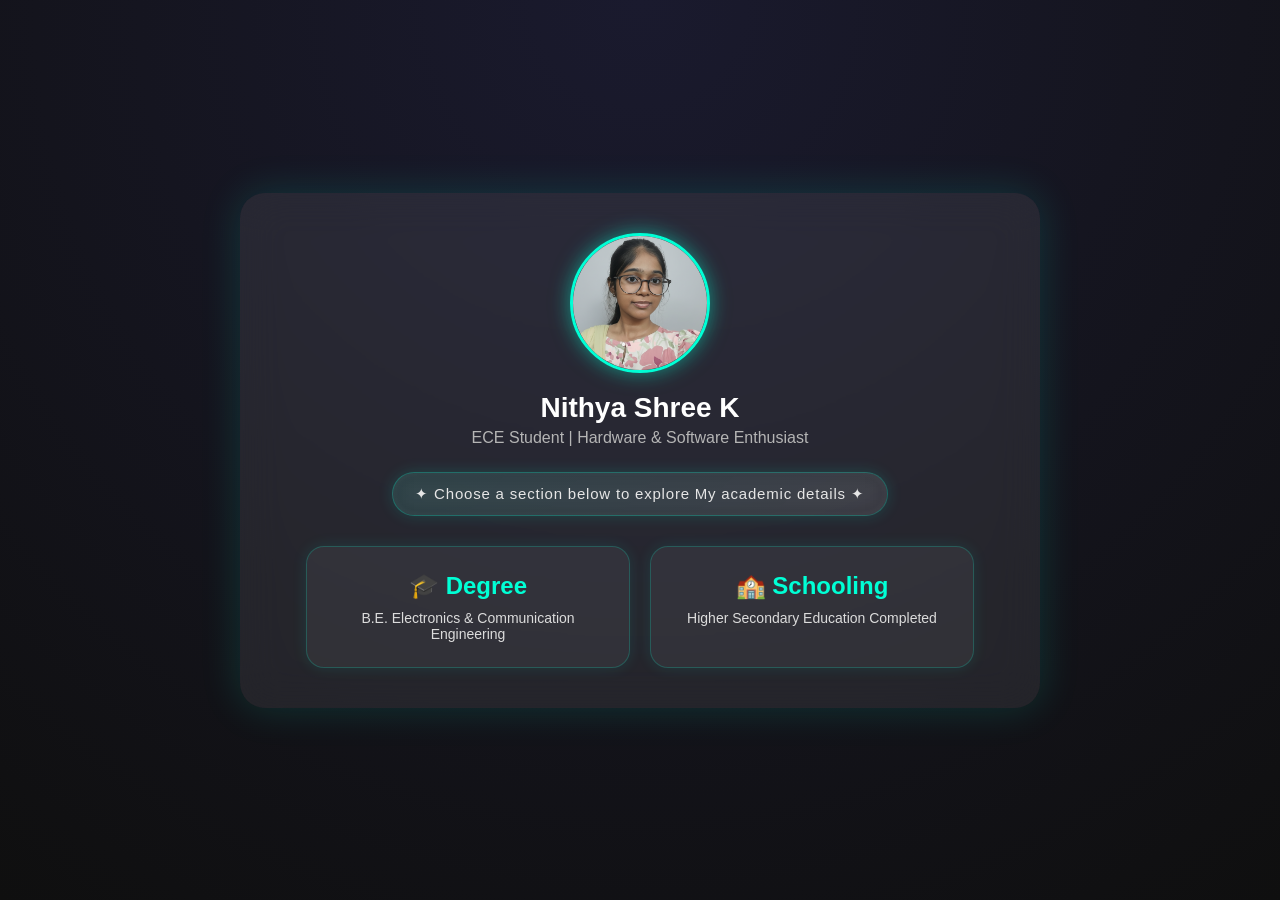
<file: index.html>
<!DOCTYPE html>
<html lang="en">
<head>
<meta charset="UTF-8">
<meta name="viewport" content="width=device-width, initial-scale=1.0">
<title>Nithya Shree K | Portfolio</title>
<link rel="stylesheet" href="style.css">
</head>

<body>

<div class="glass">

    <!-- PROFILE -->
    <div class="profile">
        <img src="1000032931.jpg" alt="profile">
        <h1>Nithya Shree K</h1>
        <p class="title">ECE Student | Hardware & Software Enthusiast</p>
    </div>

    <!-- HINT (BEFORE CARDS) -->
    <div class="lux-hint">
        ✦ Choose a section below to explore My academic details ✦
    </div>

    <!-- CARDS (BELOW TEXT) -->
    <div class="info">

        <a href="degree.html" class="card">
            <h2>🎓 Degree</h2>
            <p>B.E. Electronics & Communication Engineering</p>
        </a>

        <a href="schooling.html" class="card">
            <h2>🏫 Schooling</h2>
            <p>Higher Secondary Education Completed</p>
        </a>

    </div>

</div>

</body>
</html>
</file>
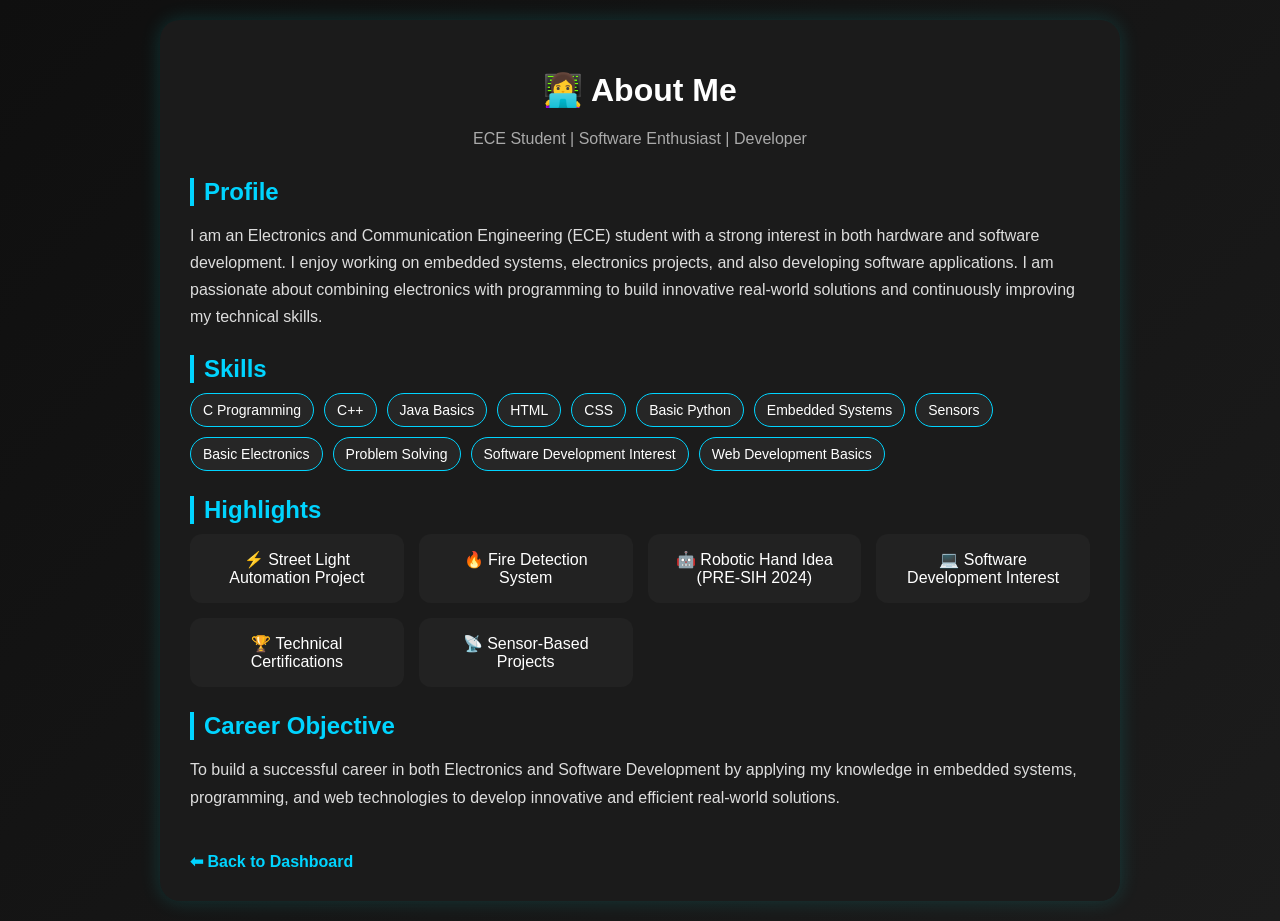
<file: about.html>
<!DOCTYPE html>
<html lang="en">
<head>
<meta charset="UTF-8">
<meta name="viewport" content="width=device-width, initial-scale=1.0">
<title>About Me</title>

<style>
body{
    font-family:Arial, sans-serif;
    background:linear-gradient(135deg,#0f0f0f,#1c1c1c);
    color:white;
    margin:0;
    padding:20px;
}

.container{
    max-width:900px;
    margin:auto;
    background:#1b1b1b;
    padding:30px;
    border-radius:20px;
    box-shadow:0 0 20px rgba(0,255,255,0.15);
}

h1{
    text-align:center;
    margin-bottom:10px;
}

.subtitle{
    text-align:center;
    color:#aaa;
    margin-bottom:25px;
}

/* Sections */
.section{
    margin-top:25px;
}

.section h2{
    color:#00d4ff;
    margin-bottom:10px;
    border-left:4px solid #00d4ff;
    padding-left:10px;
}

p{
    line-height:1.7;
    color:#ddd;
}

/* Skills */
.skills{
    display:flex;
    flex-wrap:wrap;
    gap:10px;
}

.skill{
    background:#262626;
    padding:8px 12px;
    border-radius:20px;
    border:1px solid #00d4ff;
    font-size:14px;
}

/* Highlight cards */
.cards{
    display:grid;
    grid-template-columns:repeat(auto-fit,minmax(200px,1fr));
    gap:15px;
}

.card{
    background:#222;
    padding:15px;
    border-radius:12px;
    text-align:center;
    transition:0.3s;
    border:1px solid transparent;
}

.card:hover{
    transform:translateY(-5px);
    border-color:#00d4ff;
}

/* Back button */
.back{
    display:inline-block;
    margin-top:25px;
    color:#00d4ff;
    text-decoration:none;
    font-weight:bold;
}

.back:hover{
    text-decoration:underline;
}
</style>
</head>

<body>

<div class="container">

    <h1>👩‍💻 About Me</h1>
    <p class="subtitle">ECE Student | Software Enthusiast | Developer</p>

    <!-- PROFILE -->
    <div class="section">
        <h2>Profile</h2>
        <p>
            I am an Electronics and Communication Engineering (ECE) student with a strong interest in both hardware and software development. 
            I enjoy working on embedded systems, electronics projects, and also developing software applications. 
            I am passionate about combining electronics with programming to build innovative real-world solutions and continuously improving my technical skills.
        </p>
    </div>

    <!-- SKILLS -->
    <div class="section">
        <h2>Skills</h2>
        <div class="skills">
            <div class="skill">C Programming</div>
            <div class="skill">C++</div>
            <div class="skill">Java Basics</div>
            <div class="skill">HTML</div>
            <div class="skill">CSS</div>
            <div class="skill">Basic Python</div>
            <div class="skill">Embedded Systems</div>
            <div class="skill">Sensors</div>
            <div class="skill">Basic Electronics</div>
            <div class="skill">Problem Solving</div>
            <div class="skill">Software Development Interest</div>
            <div class="skill">Web Development Basics</div>
        </div>
    </div>

    <!-- HIGHLIGHTS -->
    <div class="section">
        <h2>Highlights</h2>

        <div class="cards">
            <div class="card">⚡ Street Light Automation Project</div>
            <div class="card">🔥 Fire Detection System</div>
            <div class="card">🤖 Robotic Hand Idea (PRE-SIH 2024)</div>
            <div class="card">💻 Software Development Interest</div>
            <div class="card">🏆 Technical Certifications</div>
            <div class="card">📡 Sensor-Based Projects</div>
        </div>
    </div>

    <!-- CAREER OBJECTIVE -->
    <div class="section">
        <h2>Career Objective</h2>
        <p>
            To build a successful career in both Electronics and Software Development by applying my knowledge in
            embedded systems, programming, and web technologies to develop innovative and efficient real-world solutions.
        </p>
    </div>

    <a href="degree.html" class="back">⬅ Back to Dashboard</a>

</div>

</body>
</html>
</file>
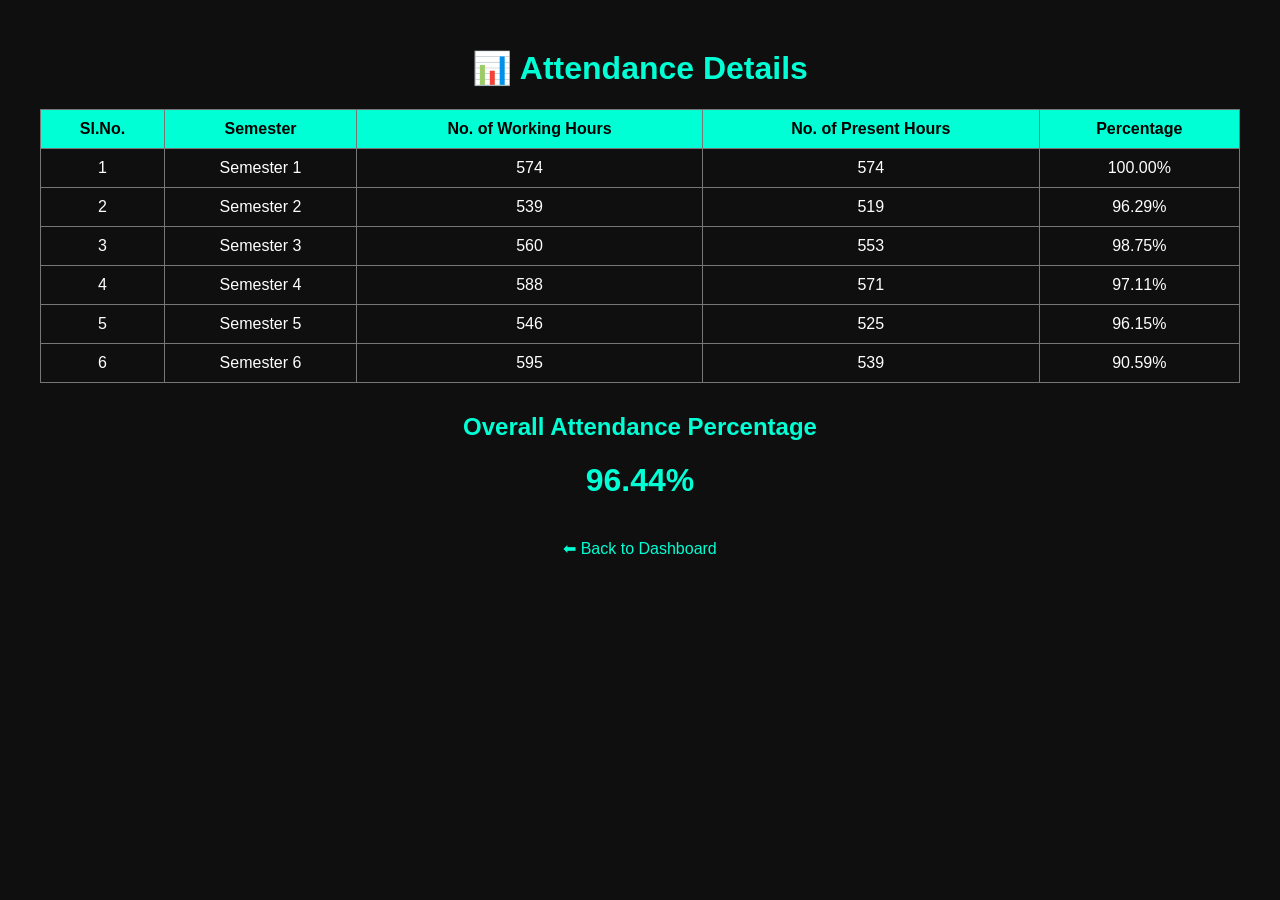
<file: attendance.html>
<!DOCTYPE html>
<html lang="en">
<head>
<meta charset="UTF-8">
<meta name="viewport" content="width=device-width, initial-scale=1.0">
<title>Attendance Details</title>

<style>

body{
    font-family:Arial,sans-serif;
    background:#0f0f0f;
    color:white;
    padding:20px;
}

.container{
    max-width:1200px;
    margin:auto;
}

h1{
    text-align:center;
    color:#00ffd5;
}

table{
    width:100%;
    border-collapse:collapse;
    margin-top:20px;
}

th,td{
    border:1px solid #777;
    padding:10px;
    text-align:center;
}

th{
    background:#00ffd5;
    color:black;
}

.summary{
    margin-top:30px;
    text-align:center;
}

.summary h2{
    color:#00ffd5;
}

a{
    color:#00ffd5;
    text-decoration:none;
}

</style>
</head>

<body>

<div class="container">

<h1>📊 Attendance Details</h1>

<table>

<tr>
<th>Sl.No.</th>
<th>Semester</th>
<th>No. of Working Hours</th>
<th>No. of Present Hours</th>
<th>Percentage</th>
</tr>

<tr>
<td>1</td>
<td>Semester 1</td>
<td>574</td>
<td>574</td>
<td>100.00%</td>
</tr>

<tr>
<td>2</td>
<td>Semester 2</td>
<td>539</td>
<td>519</td>
<td>96.29%</td>
</tr>

<tr>
<td>3</td>
<td>Semester 3</td>
<td>560</td>
<td>553</td>
<td>98.75%</td>
</tr>

<tr>
<td>4</td>
<td>Semester 4</td>
<td>588</td>
<td>571</td>
<td>97.11%</td>
</tr>

<tr>
<td>5</td>
<td>Semester 5</td>
<td>546</td>
<td>525</td>
<td>96.15%</td>
</tr>

<tr>
<td>6</td>
<td>Semester 6</td>
<td>595</td>
<td>539</td>
<td>90.59%</td>
</tr>

</table>

<div class="summary">

<h2>Overall Attendance Percentage</h2>

<h1 style="color:#00ffd5;">96.44%</h1>

<br>

<a href="degree.html">⬅ Back to Dashboard</a>

</div>

</div>

</body>
</html>
</file>
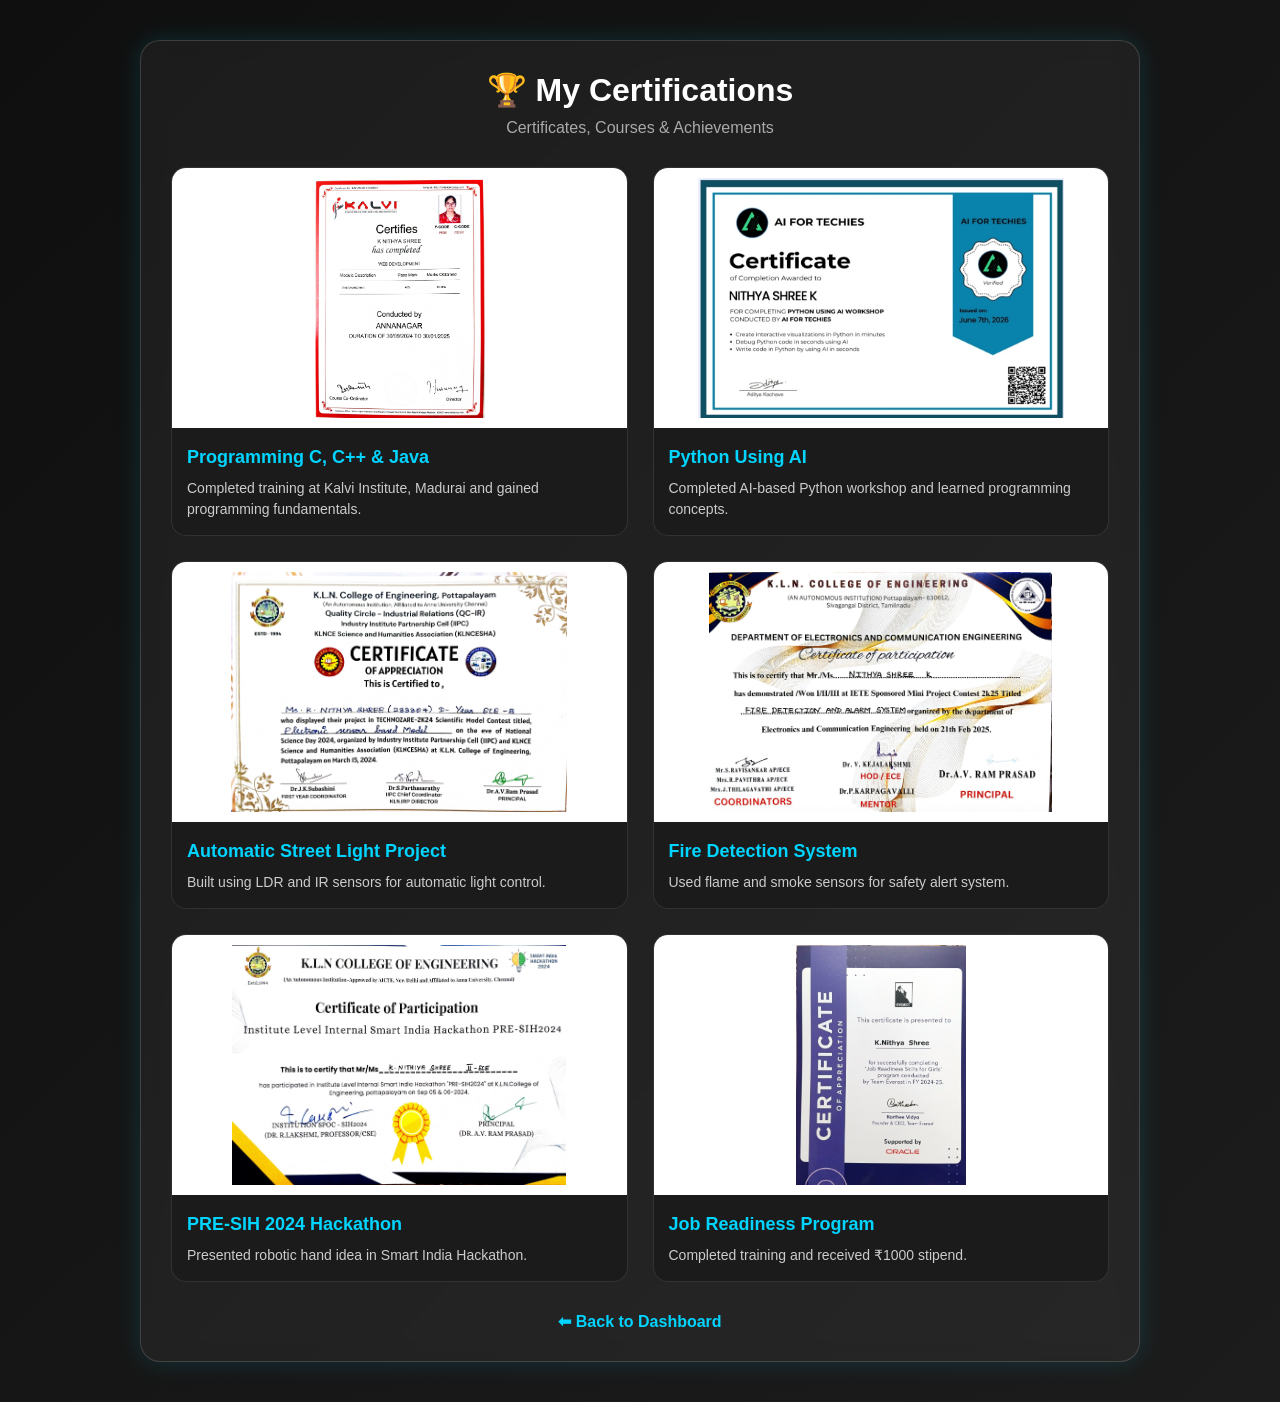
<file: certifications.html>
<!DOCTYPE html>
<html lang="en">
<head>
<meta charset="UTF-8">
<meta name="viewport" content="width=device-width, initial-scale=1.0">
<title>My Certifications</title>

<style>
*{
    margin:0;
    padding:0;
    box-sizing:border-box;
}

body{
    font-family:Arial, sans-serif;
    background:linear-gradient(135deg,#0f0f0f,#1c1c1c);
    color:white;
    padding:40px 20px;
}

/* container */
.container{
    max-width:1000px;
    margin:auto;
    background:rgba(255,255,255,0.05);
    border:1px solid rgba(255,255,255,0.15);
    border-radius:20px;
    padding:30px;
    backdrop-filter:blur(10px);
    box-shadow:0 0 25px rgba(0,212,255,0.15);
}

h1{
    text-align:center;
    margin-bottom:10px;
}

.subtitle{
    text-align:center;
    color:#aaa;
    margin-bottom:30px;
}

/* GRID (2 x 3 style auto responsive) */
.certificates{
    display:grid;
    grid-template-columns:repeat(2,1fr);
    gap:25px;
}

/* CARD */
.card{
    background:#1b1b1b;
    border-radius:15px;
    overflow:hidden;
    border:1px solid rgba(255,255,255,0.1);
    transition:0.3s;
}

.card:hover{
    transform:translateY(-5px);
    border-color:#00d4ff;
}

/* IMAGE */
.card img{
    width:100%;
    height:260px;
    object-fit:contain;
    background:white;
    padding:10px;
    cursor:pointer;
    transition:0.3s;
}

.card img:hover{
    transform:scale(1.03);
}

/* TEXT */
.content{
    padding:15px;
}

.content h2{
    color:#00d4ff;
    margin-bottom:10px;
    font-size:18px;
}

.content p{
    color:#ccc;
    line-height:1.5;
    font-size:14px;
}

/* BACK */
.back{
    display:block;
    text-align:center;
    margin-top:30px;
    color:#00d4ff;
    text-decoration:none;
    font-weight:bold;
}

.back:hover{
    text-decoration:underline;
}

/* POPUP */
.modal{
    display:none;
    position:fixed;
    z-index:9999;
    left:0;
    top:0;
    width:100%;
    height:100%;
    background:rgba(0,0,0,0.95);
    justify-content:center;
    align-items:center;
}

.modal-content{
    max-width:90%;
    max-height:90%;
    border-radius:10px;
    border:2px solid white;
}

/* CLOSE BUTTON */
.close{
    position:absolute;
    top:20px;
    right:30px;
    font-size:40px;
    color:white;
    cursor:pointer;
    font-weight:bold;
}

.close:hover{
    color:#00d4ff;
}

/* MOBILE */
@media(max-width:768px){
    .certificates{
        grid-template-columns:1fr;
    }
}
</style>
</head>

<body>

<div class="container">

<h1>🏆 My Certifications</h1>
<p class="subtitle">Certificates, Courses & Achievements</p>

<div class="certificates">

    <div class="card">
        <img src="kalvi.jpg" onclick="openImage(this.src)">
        <div class="content">
            <h2>Programming C, C++ & Java</h2>
            <p>Completed training at Kalvi Institute, Madurai and gained programming fundamentals.</p>
        </div>
    </div>

    <div class="card">
        <img src="python.jpg" onclick="openImage(this.src)">
        <div class="content">
            <h2>Python Using AI</h2>
            <p>Completed AI-based Python workshop and learned programming concepts.</p>
        </div>
    </div>

    <div class="card">
        <img src="streetlight.jpg" onclick="openImage(this.src)">
        <div class="content">
            <h2>Automatic Street Light Project</h2>
            <p>Built using LDR and IR sensors for automatic light control.</p>
        </div>
    </div>

    <div class="card">
        <img src="firede.jpg" onclick="openImage(this.src)">
        <div class="content">
            <h2>Fire Detection System</h2>
            <p>Used flame and smoke sensors for safety alert system.</p>
        </div>
    </div>

    <div class="card">
        <img src="hackathon.jpg" onclick="openImage(this.src)">
        <div class="content">
            <h2>PRE-SIH 2024 Hackathon</h2>
            <p>Presented robotic hand idea in Smart India Hackathon.</p>
        </div>
    </div>

    <div class="card">
        <img src="girls.jpg" onclick="openImage(this.src)">
        <div class="content">
            <h2>Job Readiness Program</h2>
            <p>Completed training and received ₹1000 stipend.</p>
        </div>
    </div>

</div>

<a href="degree.html" class="back">⬅ Back to Dashboard</a>

</div>

<!-- POPUP -->
<div id="imageModal" class="modal" onclick="closeImage()">
    <span class="close">&times;</span>
    <img class="modal-content" id="fullImage">
</div>

<script>
function openImage(src){
    document.getElementById("imageModal").style.display = "flex";
    document.getElementById("fullImage").src = src;
}

function closeImage(){
    document.getElementById("imageModal").style.display = "none";
}
</script>

</body>
</html>
</file>
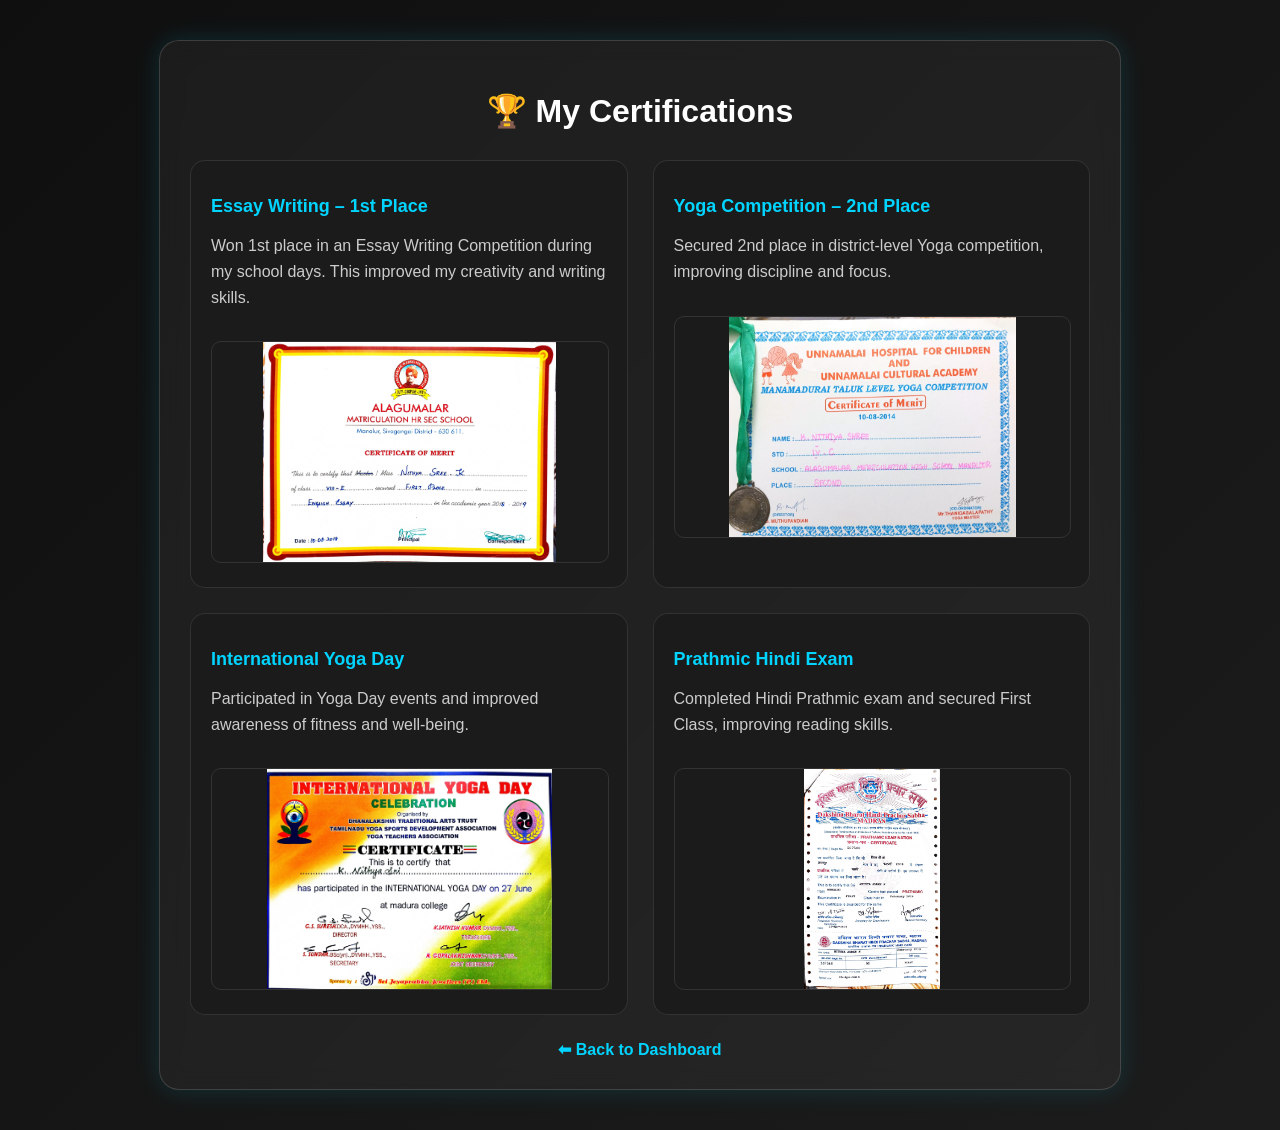
<file: certificationsch.html>
<!DOCTYPE html>
<html lang="en">
<head>
<meta charset="UTF-8">
<meta name="viewport" content="width=device-width, initial-scale=1.0">
<title>Certifications</title>

<style>
body{
    margin:0;
    font-family:Arial, sans-serif;
    background:linear-gradient(135deg,#0f0f0f,#1c1c1c);
    color:white;
    display:flex;
    justify-content:center;
    padding:40px 20px;
}

.container{
    width:100%;
    max-width:900px;
    background:rgba(255,255,255,0.05);
    border:1px solid rgba(255,255,255,0.15);
    border-radius:20px;
    padding:30px;
    backdrop-filter:blur(10px);
    box-shadow:0 0 25px rgba(0,212,255,0.15);
}

h1{
    text-align:center;
    margin-bottom:30px;
}

/* GRID 2x2 */
.grid{
    display:grid;
    grid-template-columns:repeat(2,1fr);
    gap:25px;
}

/* CARD */
.section{
    background:#1b1b1b;
    padding:20px;
    border-radius:15px;
    border:1px solid rgba(255,255,255,0.1);
    transition:0.3s;
}

.section:hover{
    border-color:#00d4ff;
    transform:translateY(-5px);
}

.section h2{
    color:#00d4ff;
    margin-bottom:10px;
    font-size:18px;
}

.section p{
    color:#ccc;
    line-height:1.6;
}

/* image */
.section img{
    width:100%;
    height:220px;
    object-fit:contain;
    margin-top:15px;
    border-radius:10px;
    border:1px solid #333;
    cursor:pointer;
    transition:0.3s;
}

.section img:hover{
    transform:scale(1.03);
}

/* back */
.back{
    display:block;
    text-align:center;
    margin-top:25px;
    color:#00d4ff;
    text-decoration:none;
    font-weight:bold;
}

/* LIGHTBOX */
.lightbox{
    display:none;
    position:fixed;
    top:0;
    left:0;
    width:100%;
    height:100%;
    background:rgba(0,0,0,0.9);
    justify-content:center;
    align-items:center;
    z-index:999;
}

.lightbox img{
    max-width:90%;
    max-height:90%;
    border-radius:10px;
    border:2px solid white;
}

.close-btn{
    position:absolute;
    top:20px;
    right:30px;
    font-size:30px;
    color:white;
    cursor:pointer;
    font-weight:bold;
}

.close-btn:hover{
    color:#00d4ff;
}

/* MOBILE */
@media(max-width:768px){
    .grid{
        grid-template-columns:1fr;
    }
}
</style>
</head>

<body>

<div class="container">

    <h1>🏆 My Certifications</h1>

    <div class="grid">

        <!-- 1 -->
        <div class="section">
            <h2>Essay Writing – 1st Place</h2>
            <p>
                Won 1st place in an Essay Writing Competition during my school days. This improved my creativity and writing skills.
            </p>
            <img src="essay.jpg" onclick="openImage(this.src)" alt="Essay Certificate">
        </div>

        <!-- 2 -->
        <div class="section">
            <h2>Yoga Competition – 2nd Place</h2>
            <p>
                Secured 2nd place in district-level Yoga competition, improving discipline and focus.
            </p>
            <img src="yoga2nd.jpg" onclick="openImage(this.src)" alt="Yoga Certificate">
        </div>

        <!-- 3 -->
        <div class="section">
            <h2>International Yoga Day</h2>
            <p>
                Participated in Yoga Day events and improved awareness of fitness and well-being.
            </p>
            <img src="yogaday.jpg" onclick="openImage(this.src)" alt="Yoga Day Certificate">
        </div>

        <!-- 4 -->
        <div class="section">
            <h2>Prathmic Hindi Exam</h2>
            <p>
                Completed Hindi Prathmic exam and secured First Class, improving reading skills.
            </p>
            <img src="prathmic.jpg" onclick="openImage(this.src)" alt="Hindi Certificate">
        </div>

    </div>

    <a href="schooling.html" class="back">⬅ Back to Dashboard</a>

</div>

<!-- LIGHTBOX -->
<div class="lightbox" id="lightbox">
    <span class="close-btn" onclick="closeImage()">×</span>
    <img id="lightbox-img">
</div>

<script>
function openImage(src){
    document.getElementById("lightbox").style.display = "flex";
    document.getElementById("lightbox-img").src = src;
}

function closeImage(){
    document.getElementById("lightbox").style.display = "none";
}
</script>

</body>
</html>
</file>
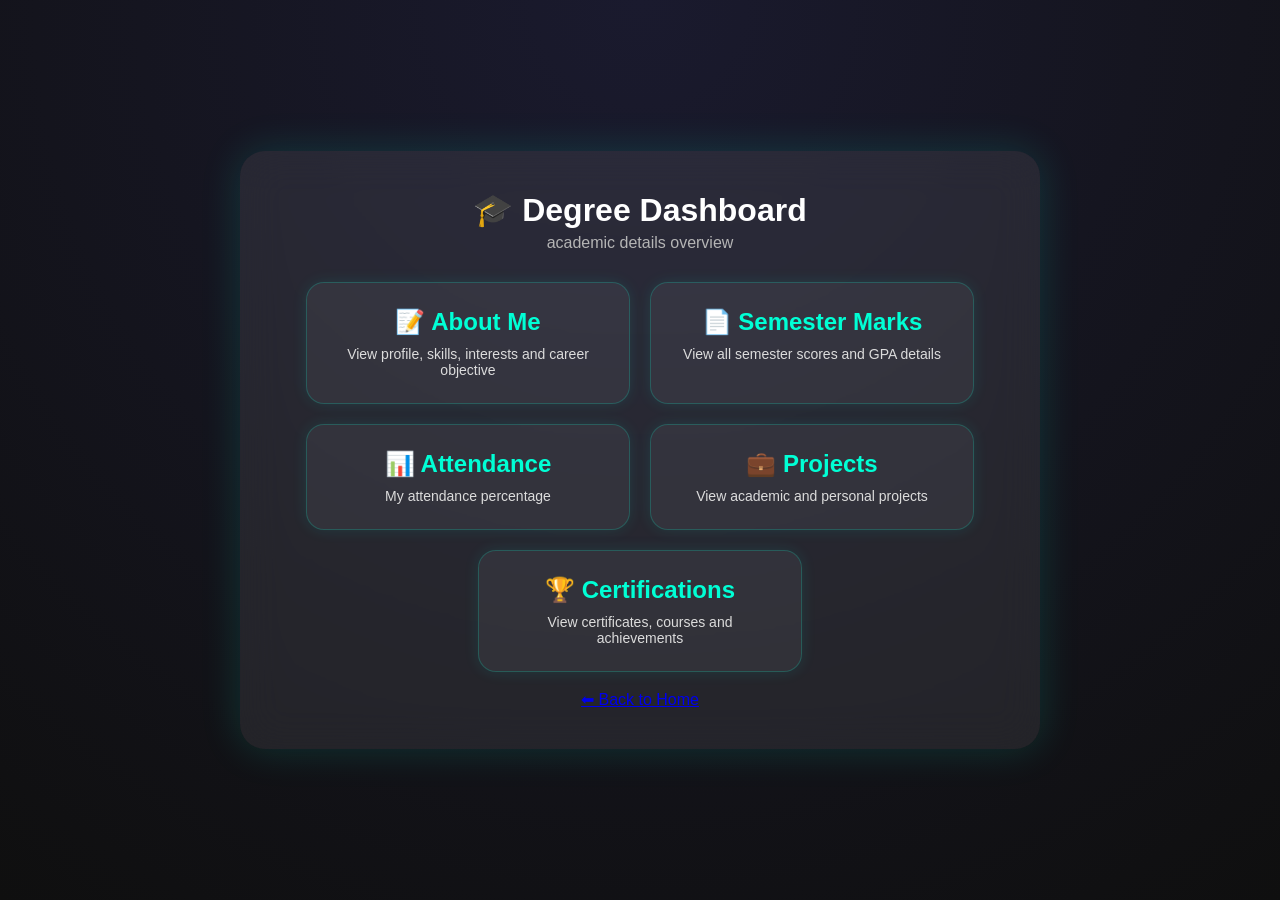
<file: degree.html>
<!DOCTYPE html>
<html lang="en">
<head>
<meta charset="UTF-8">
<meta name="viewport" content="width=device-width, initial-scale=1.0">
<title>Degree Details</title>
<link rel="stylesheet" href="style.css">
</head>

<body>

<div class="glass">

    <h1>🎓 Degree Dashboard</h1>
    <p class="title">academic details overview</p>

    <div class="info">

        <!-- 1st: About Me -->
        <a href="about.html" class="card">
            <h2>📝 About Me</h2>
            <p>View profile, skills, interests and career objective</p>
        </a>

        <!-- 2nd: Semester Marks -->
        <a href="marks.html" class="card">
            <h2>📄 Semester Marks</h2>
            <p>View all semester scores and GPA details</p>
        </a>

        <!-- 3rd: Attendance -->
        <a href="attendance.html" class="card">
            <h2>📊 Attendance</h2>
            <p>My attendance percentage</p>
        </a>

        <!-- 4th: Projects -->
        <a href="projects.html" class="card">
            <h2>💼 Projects</h2>
            <p>View academic and personal projects</p>
        </a>

        <!-- 5th: Certifications -->
        <a href="certifications.html" class="card">
            <h2>🏆 Certifications</h2>
            <p>View certificates, courses and achievements</p>
        </a>

    </div>

    <br>
    <a href="index.html">⬅ Back to Home</a>

</div>

</body>
</html>
</file>
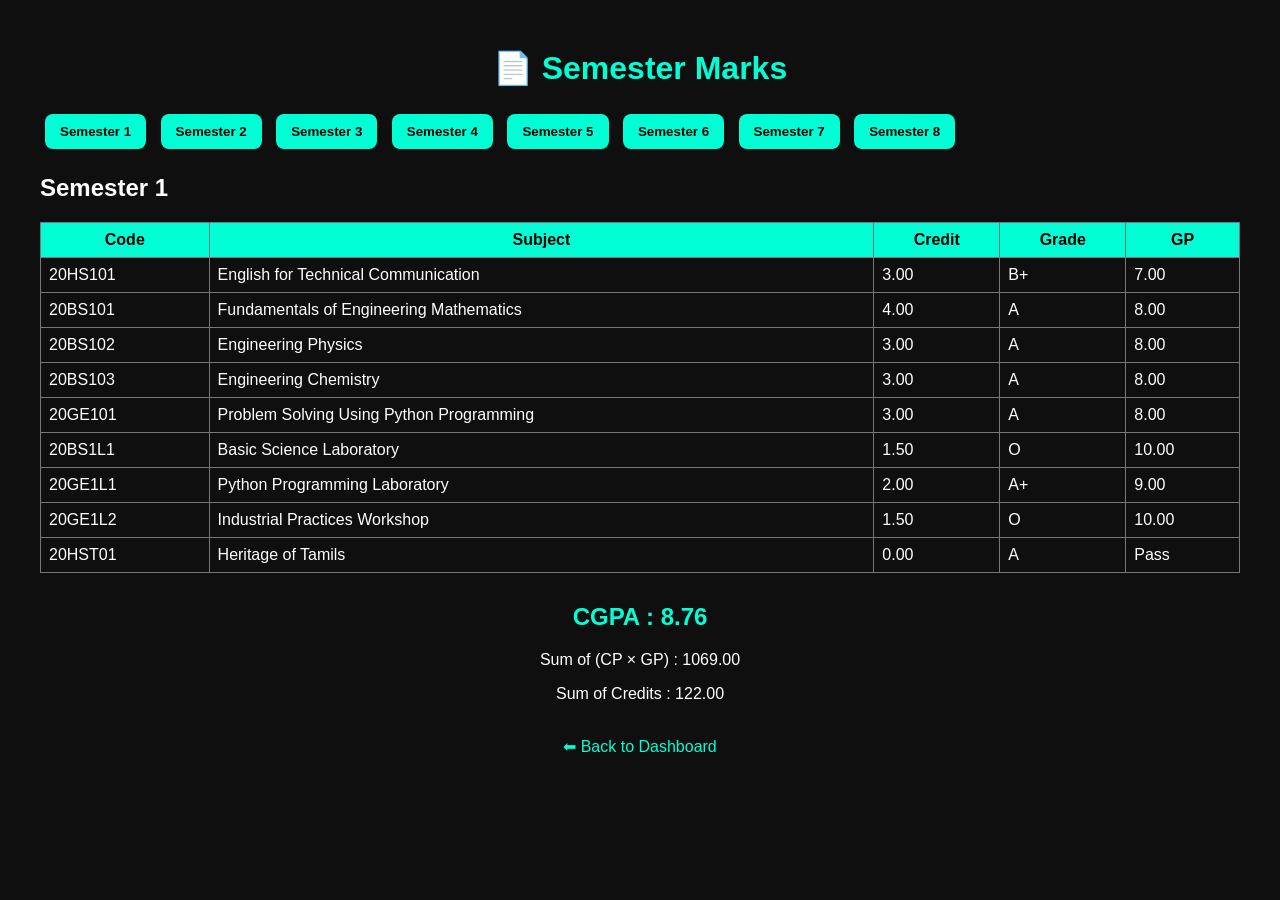
<file: marks.html>
<!DOCTYPE html>
<html lang="en">
<head>
<meta charset="UTF-8">
<meta name="viewport" content="width=device-width, initial-scale=1.0">
<title>Semester Marks</title>

<style>

body{
    font-family:Arial,sans-serif;
    background:#0f0f0f;
    color:white;
    padding:20px;
}

.container{
    max-width:1200px;
    margin:auto;
}

h1{
    text-align:center;
    color:#00ffd5;
}

button{
    margin:5px;
    padding:10px 15px;
    border:none;
    border-radius:8px;
    cursor:pointer;
    background:#00ffd5;
    color:black;
    font-weight:bold;
}

button:hover{
    opacity:0.8;
}

.semester{
    display:none;
    margin-top:20px;
}

table{
    width:100%;
    border-collapse:collapse;
    margin-top:10px;
}

th,td{
    border:1px solid #777;
    padding:8px;
}

th{
    background:#00ffd5;
    color:black;
}

.cgpa{
    margin-top:30px;
    text-align:center;
}

.cgpa h2{
    color:#00ffd5;
}

a{
    color:#00ffd5;
    text-decoration:none;
}

</style>

<script>
function showSemester(id){

document.querySelectorAll('.semester')
.forEach(x=>x.style.display='none');

document.getElementById(id).style.display='block';

}
</script>

</head>

<body>

<div class="container">

<h1>📄 Semester Marks</h1>

<button onclick="showSemester('sem1')">Semester 1</button>
<button onclick="showSemester('sem2')">Semester 2</button>
<button onclick="showSemester('sem3')">Semester 3</button>
<button onclick="showSemester('sem4')">Semester 4</button>
<button onclick="showSemester('sem5')">Semester 5</button>
<button onclick="showSemester('sem6')">Semester 6</button>
<button onclick="showSemester('sem7')">Semester 7</button>
<button onclick="showSemester('sem8')">Semester 8</button>

<!-- SEM 1 -->

<div id="sem1" class="semester" style="display:block">

<h2>Semester 1</h2>

<table>

<tr>
<th>Code</th>
<th>Subject</th>
<th>Credit</th>
<th>Grade</th>
<th>GP</th>
</tr>

<tr><td>20HS101</td><td>English for Technical Communication</td><td>3.00</td><td>B+</td><td>7.00</td></tr>
<tr><td>20BS101</td><td>Fundamentals of Engineering Mathematics</td><td>4.00</td><td>A</td><td>8.00</td></tr>
<tr><td>20BS102</td><td>Engineering Physics</td><td>3.00</td><td>A</td><td>8.00</td></tr>
<tr><td>20BS103</td><td>Engineering Chemistry</td><td>3.00</td><td>A</td><td>8.00</td></tr>
<tr><td>20GE101</td><td>Problem Solving Using Python Programming</td><td>3.00</td><td>A</td><td>8.00</td></tr>
<tr><td>20BS1L1</td><td>Basic Science Laboratory</td><td>1.50</td><td>O</td><td>10.00</td></tr>
<tr><td>20GE1L1</td><td>Python Programming Laboratory</td><td>2.00</td><td>A+</td><td>9.00</td></tr>
<tr><td>20GE1L2</td><td>Industrial Practices Workshop</td><td>1.50</td><td>O</td><td>10.00</td></tr>
<tr><td>20HST01</td><td>Heritage of Tamils</td><td>0.00</td><td>A</td><td>Pass</td></tr>

</table>

</div>

<!-- SEM 2 -->

<div id="sem2" class="semester">

<h2>Semester 2</h2>

<table>

<tr>
<th>Code</th>
<th>Subject</th>
<th>Credit</th>
<th>Grade</th>
<th>GP</th>
</tr>

<tr><td>20HS201</td><td>Advanced Technical Communication</td><td>3.00</td><td>A</td><td>8.00</td></tr>
<tr><td>20BS201</td><td>Laplace Transform and Advanced Calculus</td><td>4.00</td><td>A</td><td>8.00</td></tr>
<tr><td>20BS203</td><td>Physics for Electronics Engineering</td><td>3.00</td><td>A+</td><td>9.00</td></tr>
<tr><td>20EC201</td><td>Network Analysis</td><td>4.00</td><td>A</td><td>8.00</td></tr>
<tr><td>20GE204</td><td>Basic Electrical Engineering and Electron Devices</td><td>3.00</td><td>A</td><td>8.00</td></tr>
<tr><td>20GE2L2</td><td>Unix and Shell Scripting Laboratory</td><td>2.00</td><td>A+</td><td>9.00</td></tr>
<tr><td>20EC2L1</td><td>Circuits and Devices Laboratory</td><td>2.00</td><td>O</td><td>10.00</td></tr>
<tr><td>20GE206</td><td>Engineering Graphics</td><td>3.00</td><td>A</td><td>8.00</td></tr>
<tr><td>20HST02</td><td>Tamils and Technology</td><td>0.00</td><td>A</td><td>Pass</td></tr>

</table>

</div>

<!-- SEM 3 -->

<div id="sem3" class="semester">

<h2>Semester 3</h2>

<table>

<tr><th>Code</th><th>Subject</th><th>Credit</th><th>Grade</th><th>GP</th></tr>

<tr><td>20HS301</td><td>Universal Human Values</td><td>3.00</td><td>A</td><td>8.00</td></tr>
<tr><td>20BS302</td><td>Linear Algebra and Partial Differential Equations</td><td>4.00</td><td>A+</td><td>9.00</td></tr>
<tr><td>20EC301</td><td>Analog Circuits</td><td>3.00</td><td>O</td><td>10.00</td></tr>
<tr><td>20EC302</td><td>Signals and Systems</td><td>3.00</td><td>A</td><td>8.00</td></tr>
<tr><td>20EC303</td><td>Digital System Design</td><td>4.00</td><td>A+</td><td>9.00</td></tr>
<tr><td>20CS303</td><td>Object Oriented Programming and Data Structures</td><td>4.00</td><td>A+</td><td>9.00</td></tr>
<tr><td>20EC3L1</td><td>Analog Circuits Laboratory</td><td>1.50</td><td>O</td><td>10.00</td></tr>
<tr><td>20EC3L2</td><td>Digital System Design Laboratory</td><td>1.50</td><td>O</td><td>10.00</td></tr>

</table>

</div>

<!-- SEM 4 -->

<div id="sem4" class="semester">

<h2>Semester 4</h2>

<table>

<tr><th>Code</th><th>Subject</th><th>Credit</th><th>Grade</th><th>GP</th></tr>

<tr><td>20HS401</td><td>Environmental Science and Engineering</td><td>2.00</td><td>A</td><td>8.00</td></tr>
<tr><td>20EC401</td><td>Random Process and Information Theory</td><td>3.00</td><td>A+</td><td>9.00</td></tr>
<tr><td>20EC402</td><td>Computer Architecture and Organization</td><td>3.00</td><td>A</td><td>8.00</td></tr>
<tr><td>20EC403</td><td>Electromagnetic Fields</td><td>4.00</td><td>A+</td><td>9.00</td></tr>
<tr><td>20EC404</td><td>Analog Electronics and Integrated Circuits</td><td>3.00</td><td>A+</td><td>9.00</td></tr>
<tr><td>20EC405</td><td>Principles of Digital Signal Processing</td><td>4.00</td><td>A</td><td>8.00</td></tr>
<tr><td>20EC4L1</td><td>Analog Integrated Circuits Laboratory</td><td>1.50</td><td>O</td><td>10.00</td></tr>
<tr><td>20HS4L1</td><td>Professional Communication and Technical Presentation</td><td>1.50</td><td>O</td><td>10.00</td></tr>

</table>

</div>

<!-- SEM 5 -->

<div id="sem5" class="semester">

<h2>Semester 5</h2>

<table>

<tr><th>Code</th><th>Subject</th><th>Credit</th><th>Grade</th><th>GP</th></tr>

<tr><td>20MC501</td><td>Constitution of India</td><td>0.00</td><td>Pass</td><td>-</td></tr>
<tr><td>20EC5L1</td><td>Communication Systems Laboratory</td><td>1.50</td><td>A+</td><td>9.00</td></tr>
<tr><td>20EC505</td><td>Digital VLSI Design and FPGA Implementation</td><td>4.00</td><td>A</td><td>8.00</td></tr>
<tr><td>20HS6A1</td><td>Intellectual Property Rights</td><td>3.00</td><td>A</td><td>8.00</td></tr>
<tr><td>20EC508</td><td>Control System Engineering</td><td>4.00</td><td>O</td><td>10.00</td></tr>
<tr><td>20EC509</td><td>Transmission Lines and Waveguides</td><td>4.00</td><td>O</td><td>10.00</td></tr>
<tr><td>20EC510</td><td>Analog and Digital Communication Techniques</td><td>4.00</td><td>O</td><td>10.00</td></tr>
<tr><td>20EC511</td><td>Microprocessor and Microcontroller Based Systems</td><td>3.00</td><td>A+</td><td>9.00</td></tr>
<tr><td>20EC5L4</td><td>Microprocessor and Microcontroller Based Systems Laboratory</td><td>1.50</td><td>A+</td><td>9.00</td></tr>

</table>

</div>

<!-- SEM 6 -->

<div id="sem6" class="semester">
<h2>Semester 6</h2>
<h3>Results Not Available</h3>
</div>

<!-- SEM 7 -->

<div id="sem7" class="semester">

<h2>Semester 7</h2>

<table>

<tr><th>Code</th><th>Subject</th><th>Credit</th><th>Grade</th><th>GP</th></tr>

<tr><td>NOC24-CS115</td><td>Introduction to Internet of Things</td><td>3.00</td><td>A+</td><td>9.00</td></tr>
<tr><td>NOC25-CS43</td><td>Introduction to Industry 4.0 and Industrial Internet of Things</td><td>3.00</td><td>O</td><td>10.00</td></tr>

</table>

</div>

<!-- SEM 8 -->

<div id="sem8" class="semester">
<h2>Semester 8</h2>
<h3>Results Not Available</h3>
</div>

<div class="cgpa">

<h2>CGPA : 8.76</h2>

<p>Sum of (CP × GP) : 1069.00</p>

<p>Sum of Credits : 122.00</p>

<br>

<a href="degree.html">⬅ Back to Dashboard</a>

</div>

</div>

</body>
</html>
</file>
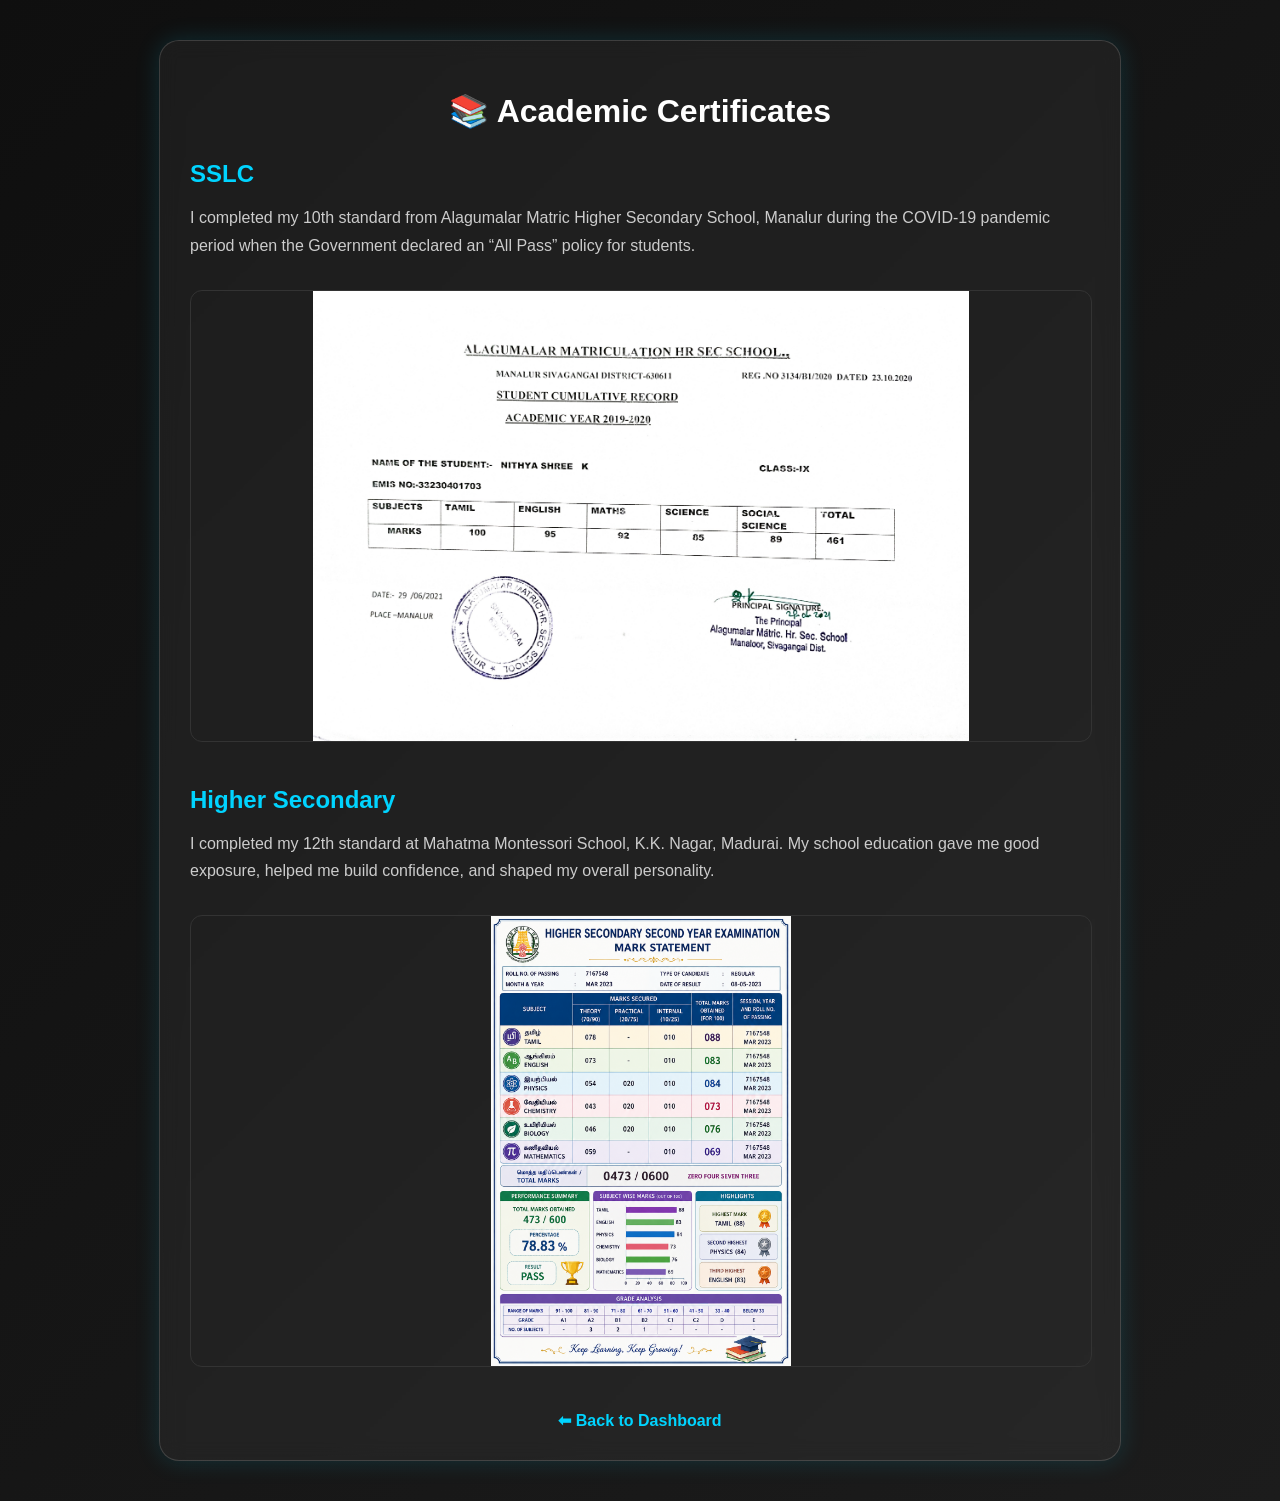
<file: marksschool.html>
<!DOCTYPE html>
<html lang="en">
<head>
<meta charset="UTF-8">
<meta name="viewport" content="width=device-width, initial-scale=1.0">
<title>Academics</title>

<style>
body{
    margin:0;
    font-family:Arial, sans-serif;
    background:linear-gradient(135deg,#0f0f0f,#1c1c1c);
    color:white;
    display:flex;
    justify-content:center;
    padding:40px 20px;
}

.container{
    width:100%;
    max-width:900px;
    background:rgba(255,255,255,0.05);
    border:1px solid rgba(255,255,255,0.15);
    border-radius:20px;
    padding:30px;
    backdrop-filter:blur(10px);
    box-shadow:0 0 25px rgba(0,212,255,0.15);
}

h1{
    text-align:center;
    margin-bottom:30px;
}

.section{
    margin-bottom:40px;
}

.section h2{
    color:#00d4ff;
    margin-bottom:10px;
}

.section p{
    color:#ccc;
    line-height:1.7;
}

/* image */
.section img{
    width:100%;
    max-height:450px;
    object-fit:contain;
    margin-top:15px;
    border-radius:12px;
    border:1px solid #333;
    transition:0.3s;
    cursor:pointer;
}

.section img:hover{
    transform:scale(1.02);
}

/* back */
.back{
    display:block;
    text-align:center;
    margin-top:20px;
    color:#00d4ff;
    text-decoration:none;
    font-weight:bold;
}

/* LIGHTBOX */
.lightbox{
    display:none;
    position:fixed;
    top:0;
    left:0;
    width:100%;
    height:100%;
    background:rgba(0,0,0,0.9);
    justify-content:center;
    align-items:center;
    z-index:999;
}

/* image */
.lightbox img{
    max-width:90%;
    max-height:90%;
    border-radius:10px;
    border:2px solid white;
}

/* X BUTTON */
.close-btn{
    position:absolute;
    top:20px;
    right:30px;
    font-size:30px;
    color:white;
    cursor:pointer;
    font-weight:bold;
    transition:0.3s;
}

.close-btn:hover{
    color:#00d4ff;
}
</style>
</head>

<body>

<div class="container">

    <h1>📚 Academic Certificates</h1>

    <div class="section">
        <h2>SSLC</h2>
        <p>
            I completed my 10th standard from Alagumalar Matric Higher Secondary School, Manalur during the COVID-19 pandemic period when the Government declared an “All Pass” policy for students.
        </p>

        <img src="10th.jpg" onclick="openImage(this.src)" alt="10th Marks">
    </div>

    <div class="section">
        <h2>Higher Secondary</h2>
        <p>
            I completed my 12th standard at Mahatma Montessori School, K.K. Nagar, Madurai. My school education gave me good exposure, helped me build confidence, and shaped my overall personality.
        </p>

        <img src="12th.png" onclick="openImage(this.src)" alt="12th Marks">
    </div>

    <a href="schooling.html" class="back">⬅ Back to Dashboard</a>

</div>

<!-- LIGHTBOX -->
<div class="lightbox" id="lightbox">
    <span class="close-btn" onclick="closeImage()">×</span>
    <img id="lightbox-img">
</div>

<script>
function openImage(src){
    document.getElementById("lightbox").style.display = "flex";
    document.getElementById("lightbox-img").src = src;
}

function closeImage(){
    document.getElementById("lightbox").style.display = "none";
}
</script>

</body>
</html>
</file>
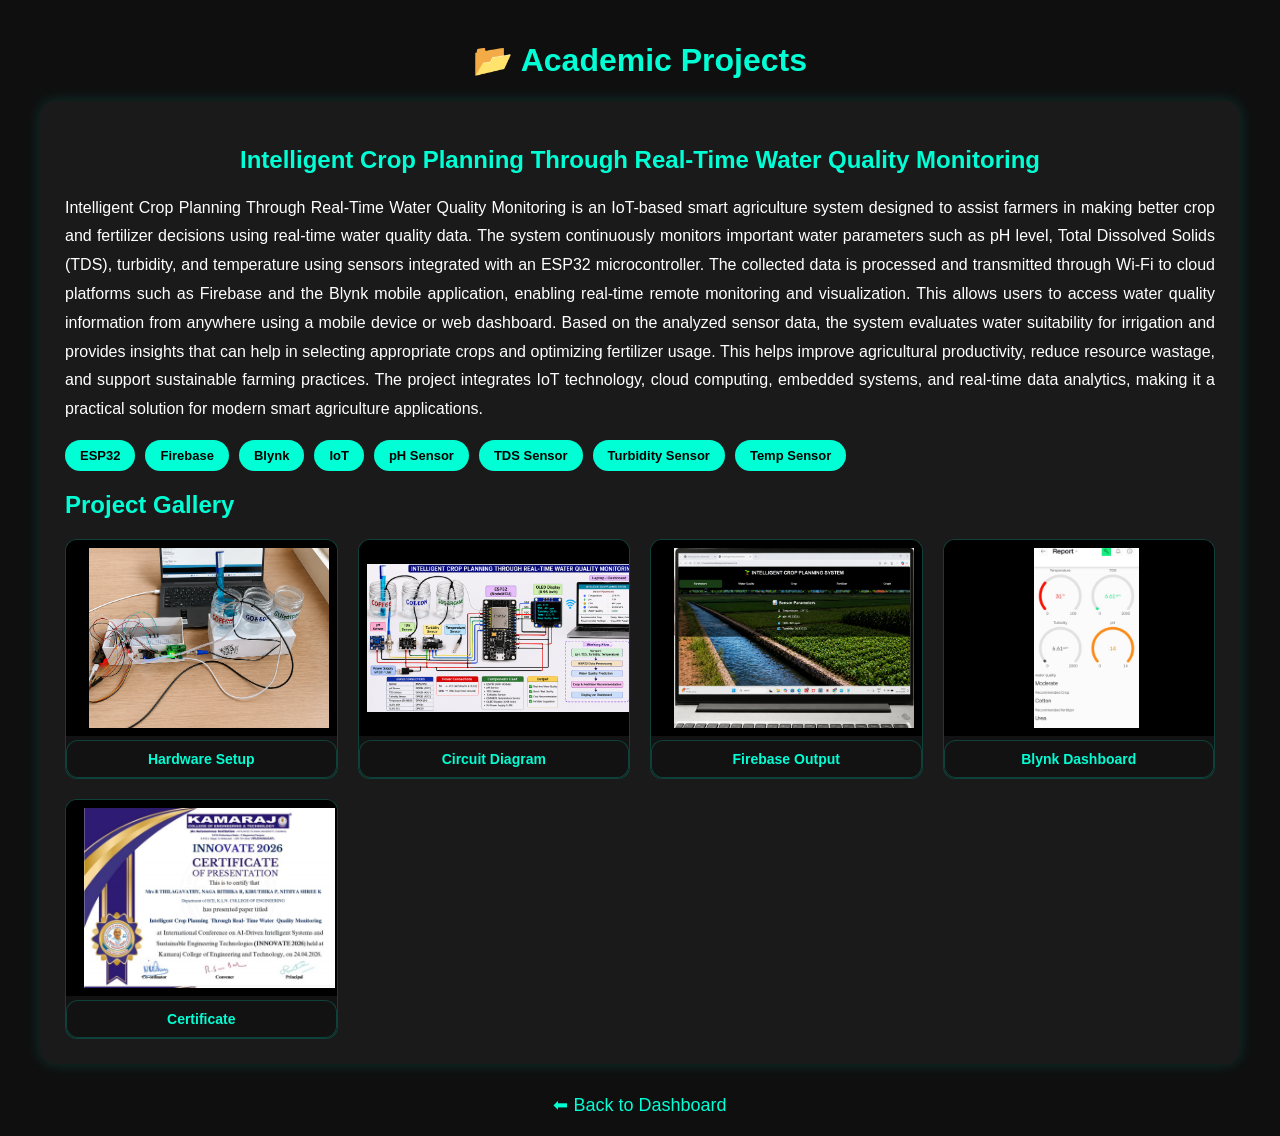
<file: projects.html>
<!DOCTYPE html>
<html lang="en">
<head>
<meta charset="UTF-8">
<meta name="viewport" content="width=device-width, initial-scale=1.0">
<title>Projects</title>

<style>
body{
    font-family:Arial,sans-serif;
    background:#0f0f0f;
    color:white;
    margin:0;
    padding:20px;
}

.container{
    max-width:1200px;
    margin:auto;
}

h1{
    text-align:center;
    color:#00ffd5;
}

/* PROJECT CARD */
.project-card{
    background:#1a1a1a;
    padding:25px;
    border-radius:15px;
    margin-bottom:30px;
    box-shadow:0 0 15px rgba(0,255,213,0.15);
}

h2{
    color:#00ffd5;
}

p{
    line-height:1.8;
    text-align:justify;
}

/* TECH TAGS */
.tech{
    display:flex;
    flex-wrap:wrap;
    gap:10px;
    margin-top:15px;
}

.tech span{
    background:#00ffd5;
    color:black;
    padding:8px 15px;
    border-radius:20px;
    font-weight:bold;
    font-size:13px;
}

/* ⭐ IMAGE GALLERY (FULL IMAGE FIX) */
.gallery{
    display:grid;
    grid-template-columns:repeat(auto-fit,minmax(220px,1fr));
    gap:20px;
    margin-top:20px;
}

/* card wrapper */
.gallery div{
    background:#121212;
    border-radius:12px;
    overflow:hidden;
    border:1px solid rgba(0,255,213,0.2);
    transition:0.3s;
}

.gallery div:hover{
    transform:translateY(-6px);
    border-color:#00ffd5;
    box-shadow:0 10px 25px rgba(0,255,213,0.15);
}

/* ⭐ IMPORTANT FIX HERE */
.gallery img{
    width:100%;
    height:180px;
    object-fit:contain;   /* SHOW FULL IMAGE */
    background:#000;      /* clean empty space */
    cursor:pointer;
    transition:0.3s;
    padding:8px;
}

.gallery img:hover{
    transform:scale(1.05);
}

/* caption */
.caption{
    text-align:center;
    padding:10px;
    color:#00ffd5;
    font-weight:bold;
    font-size:14px;
}

/* BACK */
.back{
    text-align:center;
    margin-top:30px;
}

.back a{
    color:#00ffd5;
    text-decoration:none;
    font-size:18px;
}

.back a:hover{
    text-decoration:underline;
}

/* MODAL */
.modal{
    display:none;
    position:fixed;
    z-index:9999;
    left:0;
    top:0;
    width:100%;
    height:100%;
    background:rgba(0,0,0,0.95);
    justify-content:center;
    align-items:center;
}

.modal-content{
    max-width:95%;
    max-height:95%;
    border:3px solid #00ffd5;
    border-radius:10px;
}

.close{
    position:absolute;
    top:15px;
    right:30px;
    color:white;
    font-size:50px;
    font-weight:bold;
    cursor:pointer;
}

.close:hover{
    color:#00ffd5;
}

.center-title{
    text-align:center;
}
</style>
</head>

<body>

<div class="container">

<h1>📂 Academic Projects</h1>

<div class="project-card">

<h2 class="center-title">Intelligent Crop Planning Through Real-Time Water Quality Monitoring</h2>

<p>
Intelligent Crop Planning Through Real-Time Water Quality Monitoring is an IoT-based smart agriculture system designed to assist farmers in making better crop and fertilizer decisions using real-time water quality data. The system continuously monitors important water parameters such as pH level, Total Dissolved Solids (TDS), turbidity, and temperature using sensors integrated with an ESP32 microcontroller.

The collected data is processed and transmitted through Wi-Fi to cloud platforms such as Firebase and the Blynk mobile application, enabling real-time remote monitoring and visualization. This allows users to access water quality information from anywhere using a mobile device or web dashboard.

Based on the analyzed sensor data, the system evaluates water suitability for irrigation and provides insights that can help in selecting appropriate crops and optimizing fertilizer usage. This helps improve agricultural productivity, reduce resource wastage, and support sustainable farming practices.

The project integrates IoT technology, cloud computing, embedded systems, and real-time data analytics, making it a practical solution for modern smart agriculture applications.
</p>

<div class="tech">
<span>ESP32</span>
<span>Firebase</span>
<span>Blynk</span>
<span>IoT</span>
<span>pH Sensor</span>
<span>TDS Sensor</span>
<span>Turbidity Sensor</span>
<span>Temp Sensor</span>
</div>

<h2>Project Gallery</h2>

<div class="gallery">

<div>
<img src="setup.png" onclick="openImage(this.src)">
<div class="caption">Hardware Setup</div>
</div>

<div>
<img src="circuit.png" onclick="openImage(this.src)">
<div class="caption">Circuit Diagram</div>
</div>

<div>
<img src="firebase.png" onclick="openImage(this.src)">
<div class="caption">Firebase Output</div>
</div>

<div>
<img src="blynk.jpg" onclick="openImage(this.src)">
<div class="caption">Blynk Dashboard</div>
</div>

<div>
<img src="conf.jpg" onclick="openImage(this.src)">
<div class="caption">Certificate</div>
</div>

</div>

</div>

<div class="back">
<a href="degree.html">⬅ Back to Dashboard</a>
</div>

</div>

<!-- MODAL -->
<div id="imageModal" class="modal" onclick="closeImage()">
    <span class="close">&times;</span>
    <img id="fullImage" class="modal-content">
</div>

<script>
function openImage(src){
    document.getElementById("imageModal").style.display = "flex";
    document.getElementById("fullImage").src = src;
}

function closeImage(){
    document.getElementById("imageModal").style.display = "none";
}
</script>

</body>
</html>
</file>
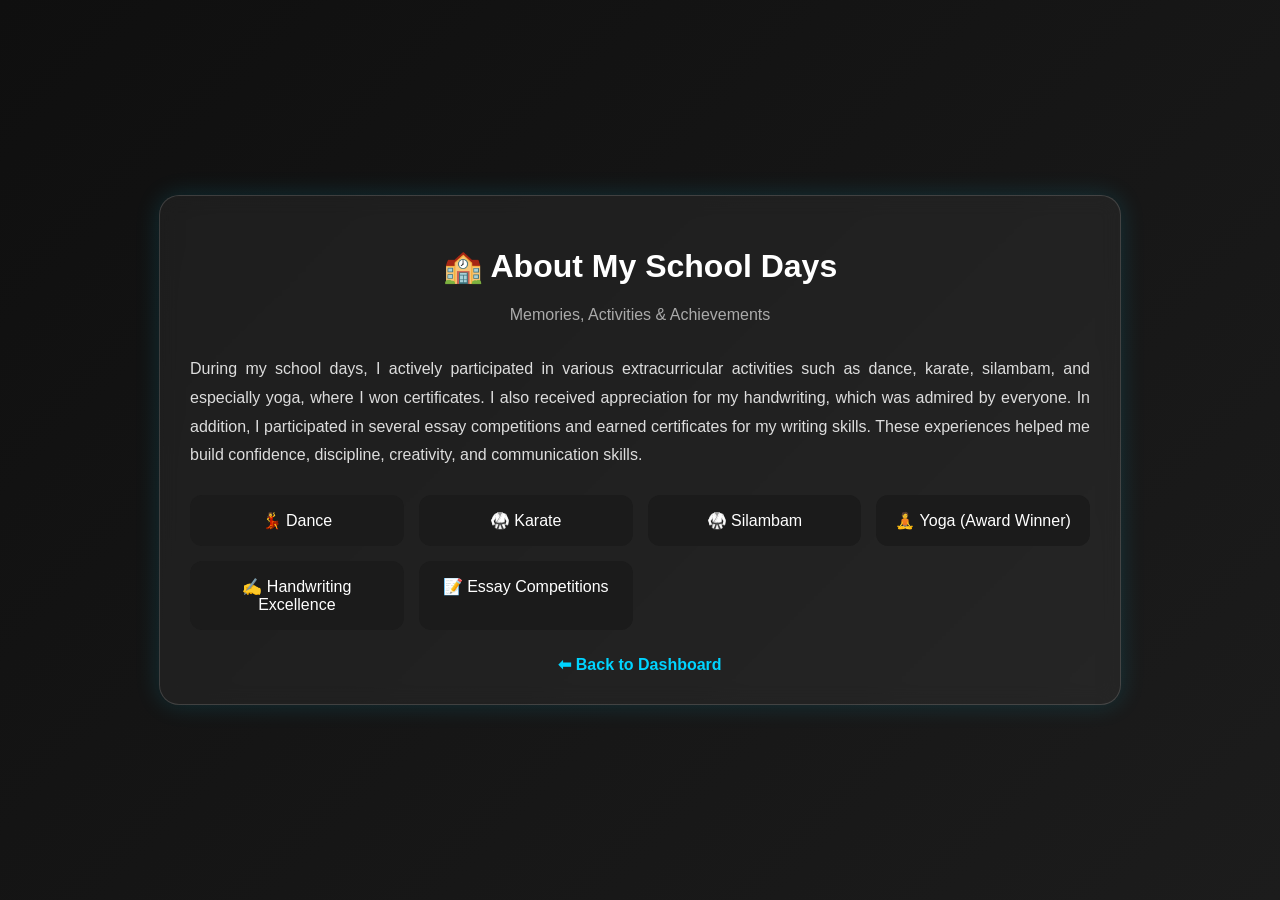
<file: school_about.html>
<!DOCTYPE html>
<html lang="en">
<head>
<meta charset="UTF-8">
<meta name="viewport" content="width=device-width, initial-scale=1.0">
<title>About School Days</title>

<style>
body{
    margin:0;
    font-family:Arial, sans-serif;
    background:linear-gradient(135deg,#0f0f0f,#1c1c1c);
    color:white;
    display:flex;
    justify-content:center;
    align-items:center;
    min-height:100vh;
}

.container{
    max-width:900px;
    background:rgba(255,255,255,0.05);
    border:1px solid rgba(255,255,255,0.15);
    border-radius:20px;
    padding:30px;
    backdrop-filter:blur(10px);
    box-shadow:0 0 25px rgba(0,212,255,0.15);
}

h1{
    text-align:center;
    margin-bottom:10px;
}

.subtitle{
    text-align:center;
    color:#aaa;
    margin-bottom:25px;
}

/* paragraph */
p{
    line-height:1.8;
    color:#ddd;
    text-align:justify;
}

/* highlight cards */
.cards{
    display:grid;
    grid-template-columns:repeat(auto-fit,minmax(200px,1fr));
    gap:15px;
    margin-top:25px;
}

.card{
    background:#1b1b1b;
    padding:15px;
    border-radius:12px;
    text-align:center;
    border:1px solid transparent;
    transition:0.3s;
}

.card:hover{
    transform:translateY(-5px);
    border-color:#00d4ff;
    color:#00d4ff;
}

/* back button */
.back{
    display:block;
    margin-top:25px;
    text-align:center;
    color:#00d4ff;
    text-decoration:none;
    font-weight:bold;
}

.back:hover{
    text-decoration:underline;
}
</style>
</head>

<body>

<div class="container">

    <h1>🏫 About My School Days</h1>
    <p class="subtitle">Memories, Activities & Achievements</p>

    <p>
        During my school days, I actively participated in various extracurricular activities such as dance, karate, silambam, and especially yoga, where I won certificates. I also received appreciation for my handwriting, which was admired by everyone. In addition, I participated in several essay competitions and earned certificates for my writing skills. These experiences helped me build confidence, discipline, creativity, and communication skills.
    </p>

    <div class="cards">
        <div class="card">💃 Dance</div>
        <div class="card">🥋 Karate</div>
        <div class="card">🥋 Silambam</div>
        <div class="card">🧘 Yoga (Award Winner)</div>
        <div class="card">✍ Handwriting Excellence</div>
        <div class="card">📝 Essay Competitions</div>
    </div>

    <a href="schooling.html" class="back">⬅ Back to Dashboard</a>

</div>

</body>
</html>
</file>
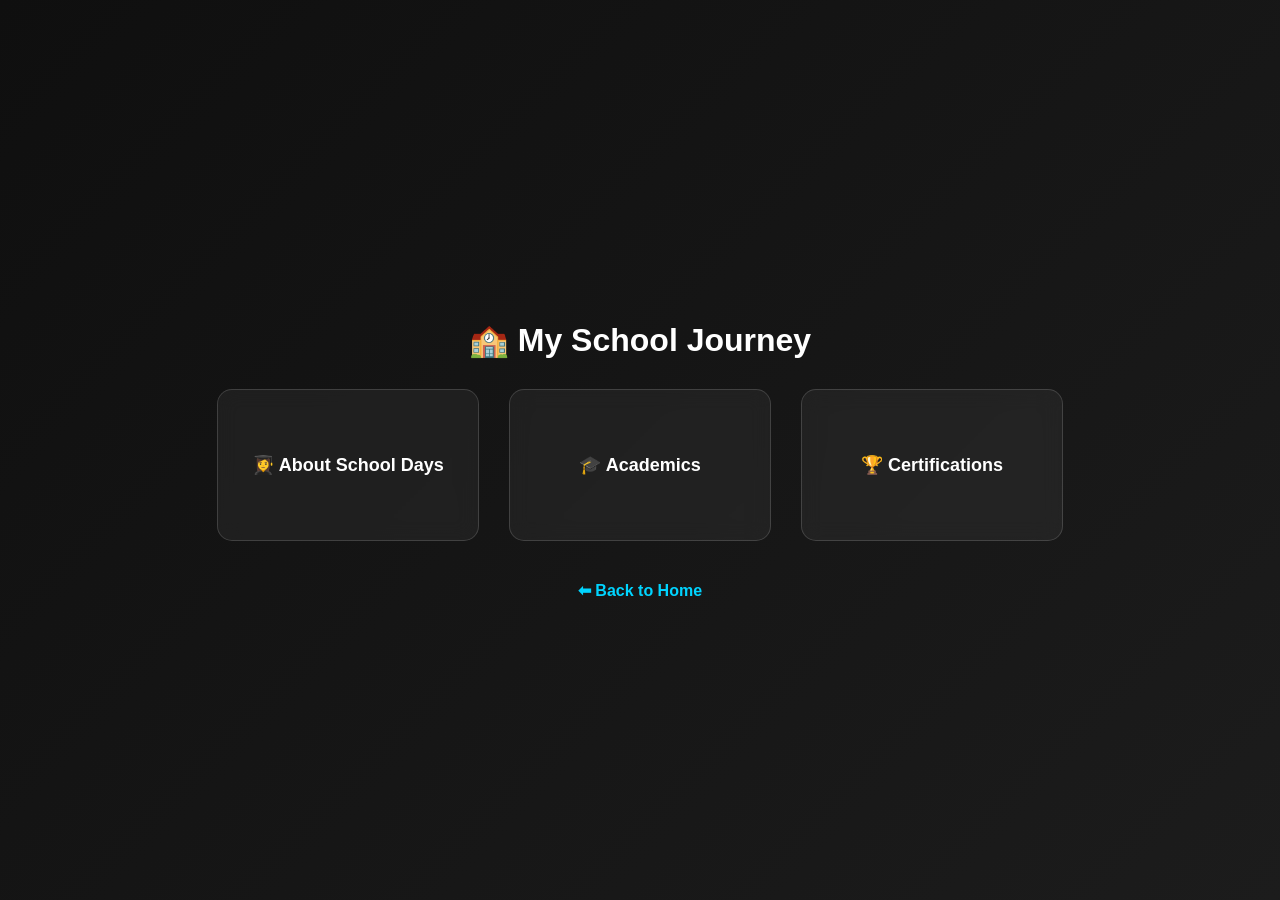
<file: schooling.html>
<!DOCTYPE html>
<html lang="en">
<head>
<meta charset="UTF-8">
<meta name="viewport" content="width=device-width, initial-scale=1.0">
<title>School Info</title>

<style>
body{
    margin:0;
    font-family:Arial, sans-serif;
    background:linear-gradient(135deg,#0f0f0f,#1c1c1c);
    color:white;
    height:100vh;
    display:flex;
    justify-content:center;
    align-items:center;
}

.container{
    text-align:center;
}

h1{
    margin-bottom:30px;
    font-size:32px;
}

.cards{
    display:flex;
    gap:30px;
    justify-content:center;
    flex-wrap:wrap;
}

.card{
    display:flex;
    justify-content:center;
    align-items:center;
    width:260px;
    height:150px;
    background:rgba(255,255,255,0.05);
    border:1px solid rgba(255,255,255,0.15);
    border-radius:15px;
    text-decoration:none;
    color:white;
    font-size:18px;
    font-weight:bold;
    backdrop-filter:blur(10px);
    transition:0.3s;
}

.card:hover{
    transform:translateY(-8px);
    border-color:#00d4ff;
    color:#00d4ff;
    box-shadow:0 0 20px rgba(0,212,255,0.3);
}

.back{
    display:inline-block;
    margin-top:40px;
    color:#00d4ff;
    text-decoration:none;
    font-weight:bold;
}

@media(max-width:600px){
    .cards{
        flex-direction:column;
        align-items:center;
    }
}
</style>
</head>

<body>

<div class="container">

    <h1>🏫 My School Journey</h1>

    <div class="cards">

        <a href="school_about.html" class="card">
            👩‍🎓 About School Days
        </a>

        <a href="marksschool.html" class="card">
            🎓 Academics
        </a>
        <a href="certificationsch.html" class="card">
            🏆 Certifications
        </a>

    </div>

    <a href="index.html" class="back">⬅ Back to Home</a>

</div>

</body>
</html>
</file>
<file: style.css>
* {
    margin: 0;
    padding: 0;
    box-sizing: border-box;
    font-family: Arial, sans-serif;
}

body {
    min-height: 100vh;
    display: flex;
    justify-content: center;
    align-items: center;
    background: radial-gradient(circle at top, #1a1a2e, #0f0f0f);
    color: white;
}

/* MAIN CONTAINER */
.glass {
    width: 85%;
    max-width: 800px;
    padding: 40px;
    border-radius: 25px;
    background: rgba(255, 255, 255, 0.08);
    backdrop-filter: blur(20px);
    box-shadow: 0 0 40px rgba(0, 255, 213, 0.15);
    text-align: center;
    animation: fadeIn 1s ease-in-out;
}

/* PROFILE */
.profile img {
    width: 140px;
    height: 140px;
    border-radius: 50%;
    border: 3px solid #00ffd5;
    object-fit: cover;
    box-shadow: 0 0 20px rgba(0, 255, 213, 0.5);
    transition: 0.4s;
}

.profile img:hover {
    transform: scale(1.05);
}

.profile h1 {
    margin-top: 15px;
    font-size: 28px;
}

.title {
    color: #b5b5b5;
    margin-top: 5px;
}

/* HINT BOX */
.lux-hint {
    margin-top: 25px;
    font-size: 15px;
    color: #e6e6e6;
    letter-spacing: 0.8px;

    padding: 12px 22px;
    border-radius: 35px;

    background: linear-gradient(
        135deg,
        rgba(0, 255, 213, 0.08),
        rgba(255, 255, 255, 0.05)
    );

    border: 1px solid rgba(0, 255, 213, 0.25);

    box-shadow:
        0 0 15px rgba(0, 255, 213, 0.15),
        inset 0 0 10px rgba(255, 255, 255, 0.05);

    backdrop-filter: blur(12px);

    width: fit-content;
    margin-left: auto;
    margin-right: auto;

    animation: floatGlow 3s infinite ease-in-out;
}

.lux-hint span {
    color: #00ffd5;
}

/* CARDS */
.info {
    display: flex;
    justify-content: center;
    gap: 20px;
    margin-top: 30px;
    flex-wrap: wrap;
}

.card {
    width: 45%;
    min-width: 220px;
    padding: 25px;
    border-radius: 18px;

    background: rgba(255, 255, 255, 0.06);
    border: 1px solid rgba(0, 255, 213, 0.2);

    box-shadow: 0 0 15px rgba(0, 255, 213, 0.1);

    transition: 0.4s ease;
    cursor: pointer;

    text-decoration: none;
    color: white;
}

.card:hover {
    transform: translateY(-10px);
    box-shadow: 0 0 25px rgba(0, 255, 213, 0.5);
    border: 1px solid #00ffd5;
}

.card h2 {
    color: #00ffd5;
    margin-bottom: 10px;
}

.card p {
    color: #dcdcdc;
    font-size: 14px;
}

/* ANIMATIONS */
@keyframes floatGlow {
    0% {
        transform: translateY(0);
        box-shadow: 0 0 10px rgba(0, 255, 213, 0.1);
    }
    50% {
        transform: translateY(-5px);
        box-shadow: 0 0 25px rgba(0, 255, 213, 0.4);
    }
    100% {
        transform: translateY(0);
        box-shadow: 0 0 10px rgba(0, 255, 213, 0.1);
    }
}

@keyframes fadeIn {
    from {
        opacity: 0;
        transform: translateY(20px);
    }
    to {
        opacity: 1;
        transform: translateY(0);
    }
}
</file>
